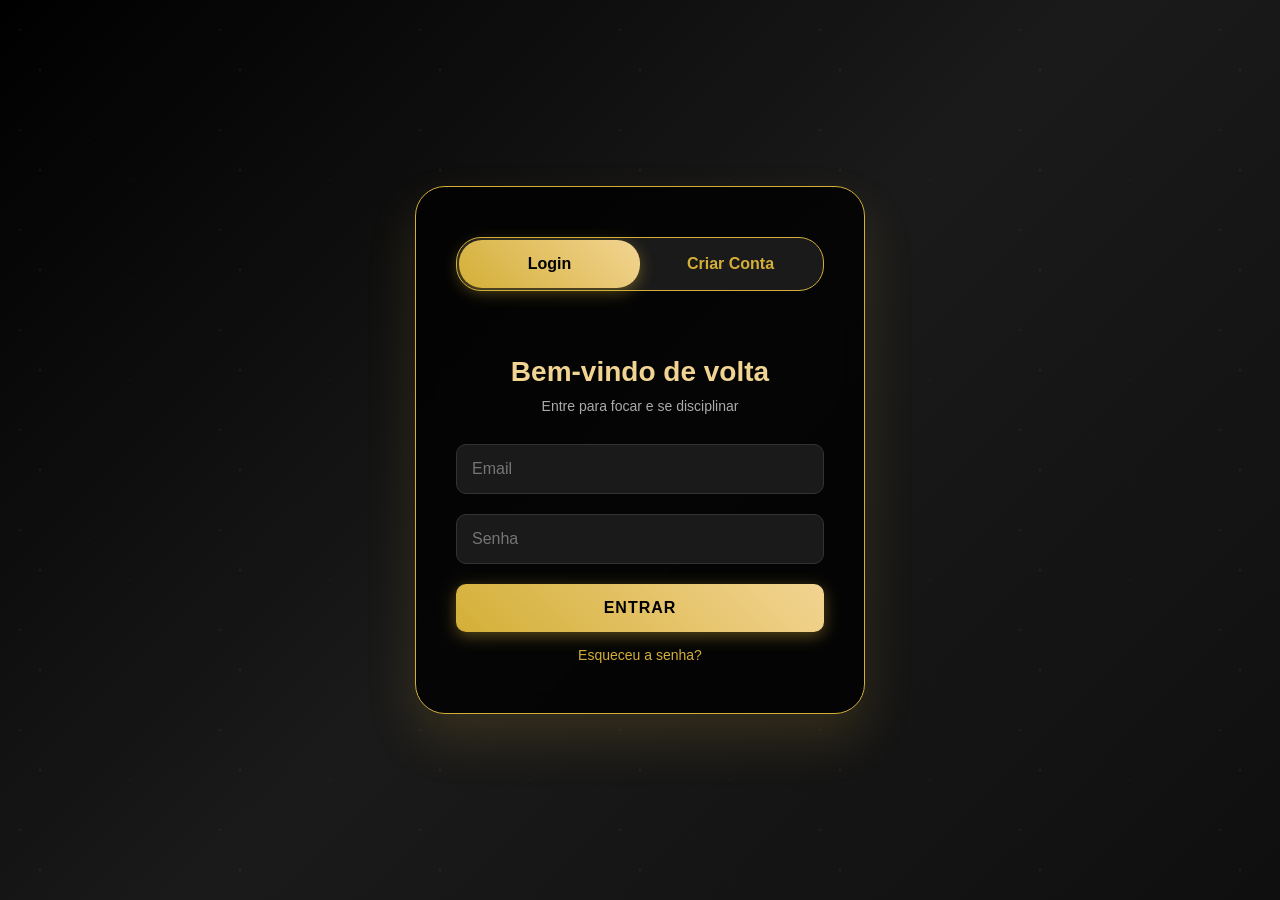
<file: index.html>
<!DOCTYPE html>
<html lang="pt-BR">
<head>
    <meta charset="UTF-8">
    <meta name="viewport" content="width=device-width, initial-scale=1.0">
    <title>Focus &amp; Discipline - Login</title>
    <link rel="stylesheet" href="style.css">
</head>
<body>
    <div class="container">
        <div class="form-box">
            <div class="toggle-btns">
                <button class="toggle-btn active" onclick="switchForm('login')">Login</button>
                <button class="toggle-btn" onclick="switchForm('register')">Criar Conta</button>
            </div>
            <div id="errorMsg" class="error-message"></div>
            
            <!-- Login Form -->
            <form id="loginForm" class="form active">
                <h2>Bem-vindo de volta</h2>
                <p>Entre para focar e se disciplinar</p>
                <input type="email" placeholder="Email" id="loginEmail" required>
                <input type="password" placeholder="Senha" id="loginPassword" required>
<button type="submit" class="btn submit-btn">Entrar</button>
                <a href="#" id="forgotPassword" class="forgot-password">Esqueceu a senha?</a>
            </form>
            
            <!-- Register Form -->
            <form id="registerForm" class="form">
                <h2>Comece sua jornada</h2>
                <p>Crie uma conta para acessar ferramentas de foco</p>
                <input type="text" placeholder="Nome" id="regName" required>
                <input type="email" placeholder="Email" id="regEmail" required>
                <input type="password" placeholder="Senha" id="regPassword" required>
                <input type="password" placeholder="Confirmar Senha" id="regConfirmPassword" required>
                <button type="submit" class="btn submit-btn">Criar Conta</button>
            </form>
        </div>
    </div>
    <script src="script.js"></script>
</body>
</html>
</file>
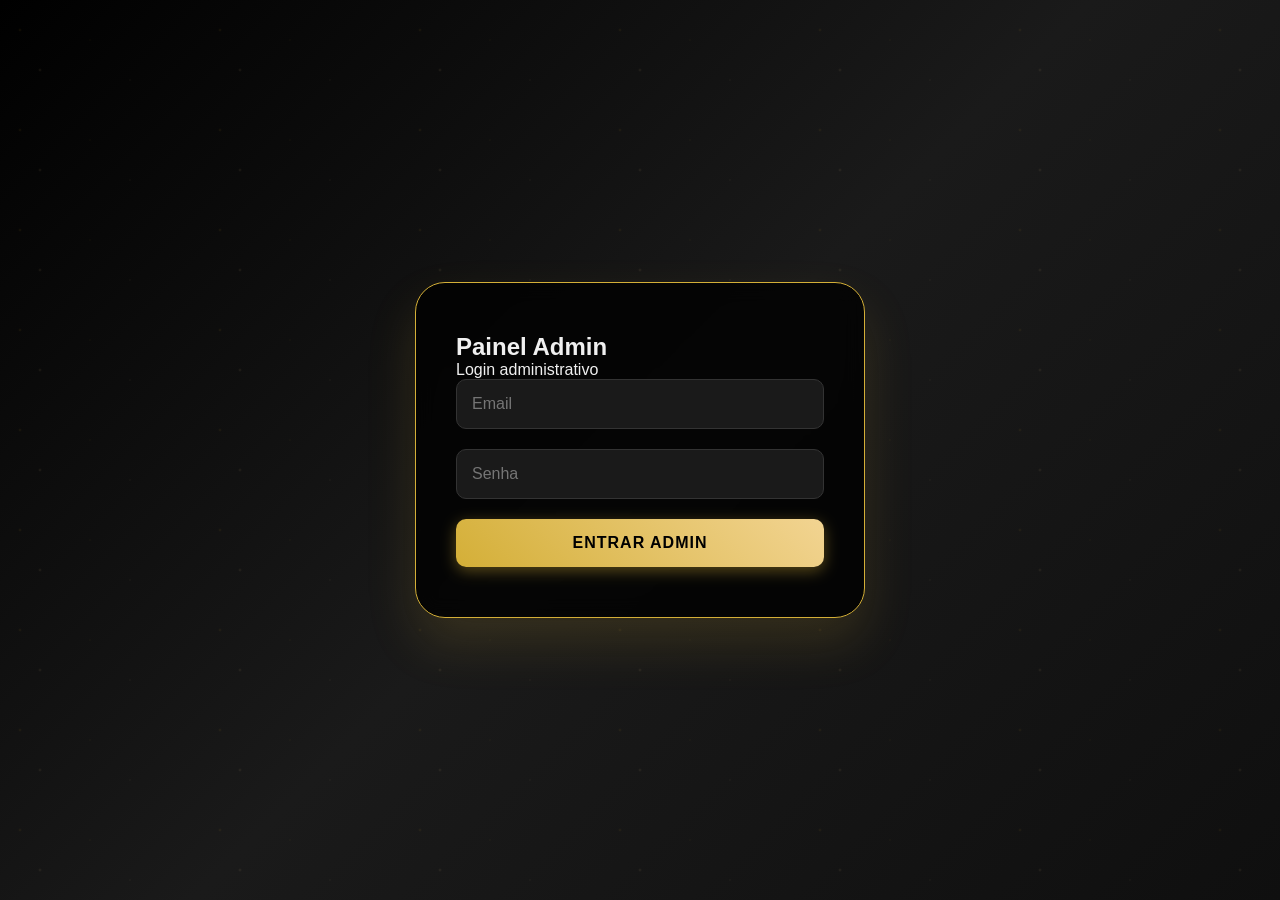
<file: admin-dashboard.html>
<!DOCTYPE html>
<html lang="pt-BR">
<head>
    <meta charset="UTF-8">
    <meta name="viewport" content="width=device-width, initial-scale=1.0">
    <title>Admin Dashboard - Focus & Discipline</title>
    <link rel="stylesheet" href="../style.css">
    <style>
        .admin-container { max-width: 1200px; margin: 0 auto; padding: 20px; }
        .table { width: 100%; border-collapse: collapse; margin-top: 20px; background: rgba(0,0,0,0.8); border-radius: 15px; overflow: hidden; box-shadow: 0 10px 30px rgba(212,175,55,0.2); }
        .table th, .table td { padding: 15px; text-align: left; border-bottom: 1px solid #333; }
        .table th { background: linear-gradient(45deg, #D4AF37, #F2D492); color: #000; font-weight: 600; }
        .table tr:hover { background: rgba(212,175,55,0.1); }
        .action-btn { padding: 5px 10px; border: none; border-radius: 5px; cursor: pointer; margin: 0 2px; font-size: 12px; }
        .delete { background: #ff4444; color: white; }
        .edit { background: #D4AF37; color: #000; }
        .logout-admin { position: fixed; top: 20px; right: 20px; background: #ff4444; color: white; padding: 10px 20px; border: none; border-radius: 25px; cursor: pointer; }
    </style>
</head>
<body>
    <button class="logout-admin" onclick="logoutAdmin()">Sair</button>
    <div class="admin-container">
        <h1>🛡️ Painel Admin</h1>
        <table class="table">
            <thead>
                <tr>
                    <th>Email</th>
                    <th>Nome</th>
                    <th>Senha</th>
                    <th>Plano</th>
                    <th>Ações</th>
                </tr>
            </thead>
            <tbody id="usersTable">
            </tbody>
        </table>
    </div>
    <script>
        if (!localStorage.getItem('adminSession')) {
            window.location.href = 'admin-index.html';
        }
        function logoutAdmin() {
            localStorage.removeItem('adminSession');
            window.location.href = '../index.html';
        }
        function loadUsers() {
            const users = JSON.parse(localStorage.getItem('users') || '[]');
            const tbody = document.getElementById('usersTable');
            tbody.innerHTML = '';
            users.forEach((user, index) => {
                const row = tbody.insertRow();
                row.innerHTML = `
                    <td>${user.email}</td>
                    <td>${user.name || 'N/A'}</td>
                    <td>${user.password}</td>
                    <td>${user.plan || 'Free'}</td>
                    <td>
                        <button class="action-btn edit" onclick="editUser(${index})">Edit</button>
                        <button class="action-btn delete" onclick="deleteUser(${index})">Delete</button>
                    </td>
                `;
            });
        }
        function editUser(index) {
            const users = JSON.parse(localStorage.getItem('users') || '[]');
            const user = users[index];
            const newName = prompt('Novo nome:', user.name);
            const newEmail = prompt('Novo email:', user.email);
            const newPlan = prompt('Plano (Free/Pro):', user.plan || 'Free');
            if (newName) user.name = newName;
            if (newEmail) user.email = newEmail;
            if (newPlan) user.plan = newPlan;
            localStorage.setItem('users', JSON.stringify(users));
            loadUsers();
        }
        function deleteUser(index) {
            if (confirm('Deletar usuário?')) {
                const users = JSON.parse(localStorage.getItem('users') || '[]');
                users.splice(index, 1);
                localStorage.setItem('users', JSON.stringify(users));
                loadUsers();
            }
        }
        loadUsers();
    </script>
</body>
</html>
</file>
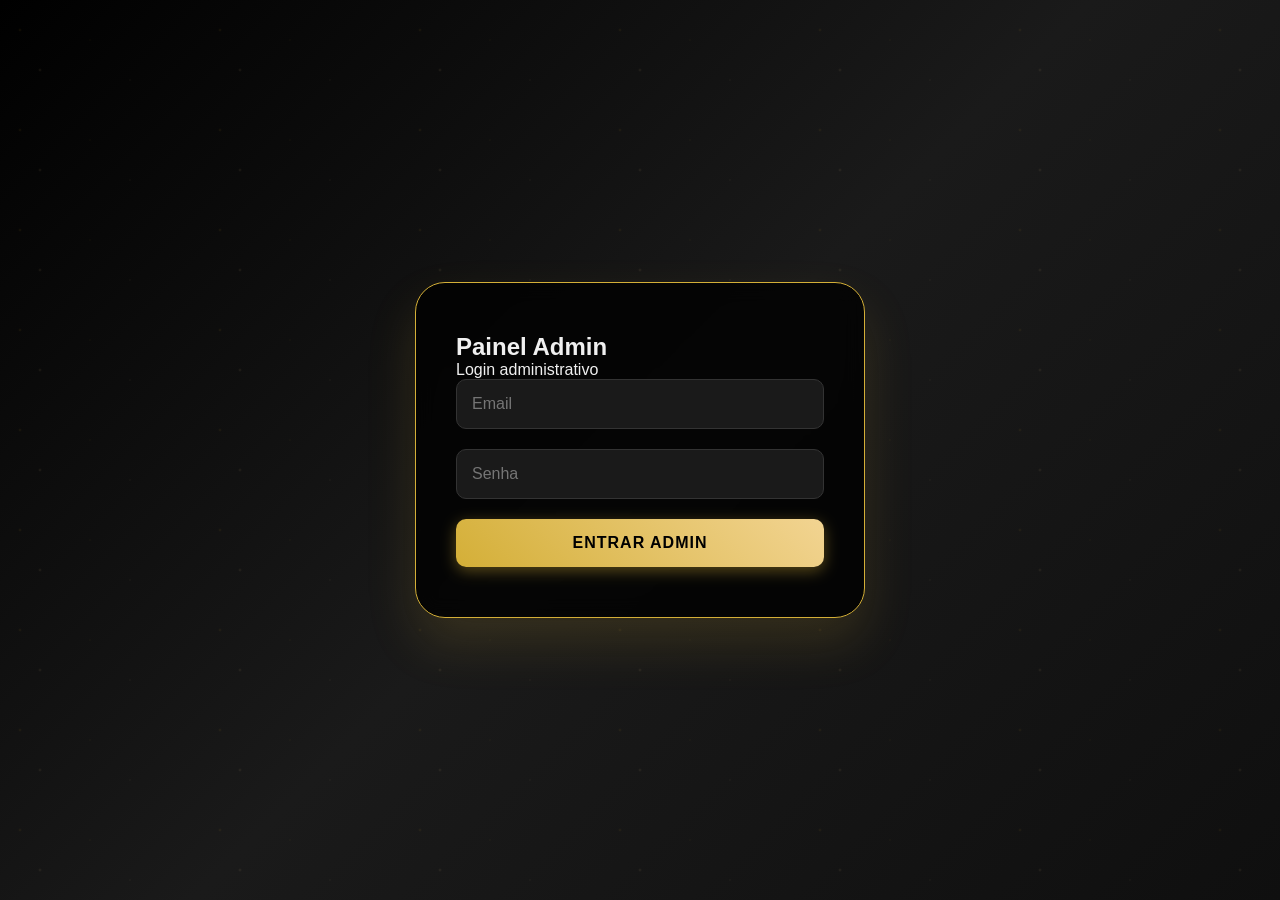
<file: admin-index.html>
<!DOCTYPE html>
<html lang="pt-BR">
<head>
    <meta charset="UTF-8">
    <meta name="viewport" content="width=device-width, initial-scale=1.0">
    <title>Admin - Focus &amp; Discipline</title>
    <link rel="stylesheet" href="../style.css">
</head>
<body>
    <div class="container">
        <div class="form-box">
            <h2>Painel Admin</h2>
            <p>Login administrativo</p>
            <form id="adminLoginForm">
                <input type="email" id="adminEmail" placeholder="Email" required>
                <input type="password" id="adminPassword" placeholder="Senha" required>
                <button type="submit" class="btn submit-btn">Entrar Admin</button>
            </form>
        </div>
    </div>
    <script>
        document.getElementById('adminLoginForm').addEventListener('submit', function(e) {
            e.preventDefault();
            const email = document.getElementById('adminEmail').value;
            const password = document.getElementById('adminPassword').value;
            if (email === 'adm@adm' && password === 'M19A11Z20S07') {
                localStorage.setItem('adminSession', 'true');
                window.location.href = 'admin-dashboard.html';
            } else {
                alert('Acesso negado. Apenas admin autorizado.');
                // Stay on admin page
            }
        });
    </script>
</body>
</html>
</file>
<file: style.css>
* {
    margin: 0;
    padding: 0;
    box-sizing: border-box;
}

body {
    font-family: 'Segoe UI', Tahoma, Geneva, Verdana, sans-serif;
    background: linear-gradient(135deg, #000000 0%, #1a1a1a 50%, #0f0f0f 100%);
    min-height: 100vh;
    display: flex;
    align-items: center;
    justify-content: center;
    color: #f0f0f0;
    overflow: hidden;
}

.container {
    display: flex;
    flex-direction: column;
    align-items: center;
    justify-content: center;
    max-width: 450px;
    width: 90%;
    min-height: 100vh;
}

.form-box {
    background: rgba(0, 0, 0, 0.8);
    backdrop-filter: blur(10px);
    border: 1px solid #D4AF37;
    border-radius: 30px;
    padding: 50px 40px;
    width: 100%;
    max-width: 450px;
    box-shadow: 0 25px 50px rgba(212, 175, 55, 0.15);
}

.toggle-btns {
    display: flex;
    margin-bottom: 30px;
    background: #1a1a1a;
    border-radius: 25px;
    padding: 2px;
    border: 1px solid #D4AF37;
}

.toggle-btn {
    flex: 1;
    background: transparent;
    border: none;
    padding: 15px 20px;
    color: #D4AF37;
    font-size: 16px;
    font-weight: 600;
    border-radius: 23px;
    cursor: pointer;
    transition: all 0.3s ease;
}

.toggle-btn.active {
    background: linear-gradient(45deg, #D4AF37, #F2D492);
    color: #000;
    box-shadow: 0 4px 15px rgba(212, 175, 55, 0.4);
}

.error-message {
    color: #ff6b6b;
    text-align: center;
    margin: 15px 0;
    font-size: 14px;
    font-weight: 500;
    min-height: 20px;
    display: flex;
    align-items: center;
    justify-content: center;
}

.form {
    display: none;
}

.form.active {
    display: block;
    animation: slideIn 0.4s ease;
}

@keyframes slideIn {
    from { opacity: 0; transform: translateX(20px); }
    to { opacity: 1; transform: translateX(0); }
}

.form h2 {
    color: #F2D492;
    font-size: 28px;
    margin-bottom: 10px;
    text-align: center;
}

.form p {
    text-align: center;
    color: #aaa;
    margin-bottom: 30px;
    font-size: 14px;
}

input {
    width: 100%;
    padding: 15px;
    margin-bottom: 20px;
    background: #1a1a1a;
    border: 1px solid #333;
    border-radius: 10px;
    color: #f0f0f0;
    font-size: 16px;
    transition: all 0.3s ease;
}

input:focus {
    outline: none;
    border-color: #D4AF37;
    box-shadow: 0 0 20px rgba(212, 175, 55, 0.2);
    background: #222;
}

.btn {
    width: 100%;
    padding: 15px;
    border: none;
    border-radius: 10px;
    font-size: 16px;
    font-weight: 600;
    cursor: pointer;
    transition: all 0.3s ease;
    text-transform: uppercase;
    letter-spacing: 1px;
}

.submit-btn {
    background: linear-gradient(45deg, #D4AF37, #F2D492);
    color: #000;
    box-shadow: 0 4px 15px rgba(212, 175, 55, 0.4);
}

.submit-btn:hover {
    transform: translateY(-2px);
    box-shadow: 0 8px 25px rgba(212, 175, 55, 0.6);
}

.forgot-password {
    display: block;
    color: #D4AF37;
    text-align: center;
    text-decoration: none;
    font-size: 14px;
    margin-top: 15px;
    transition: color 0.3s ease;
}

.forgot-password:hover {
    color: #F2D492;
    text-decoration: underline;
}

.logo {
    text-align: center;
}

.logo h1 {
    font-size: 48px;
    background: linear-gradient(45deg, #D4AF37, #F2D492);
    -webkit-background-clip: text;
    -webkit-text-fill-color: transparent;
    background-clip: text;
    animation: glow 2s ease-in-out infinite alternate;
}

@keyframes glow {
    from { filter: drop-shadow(0 0 10px rgba(212, 175, 55, 0.5)); }
    to { filter: drop-shadow(0 0 20px rgba(212, 175, 55, 0.8)); }
}

@media (max-width: 768px) {
    .container {
        padding: 20px;
    }
    
    .form-box {
        max-width: 90%;
        padding: 40px 30px;
    }
}

/* Particles background effect */
body::before {
    content: '';
    position: fixed;
    top: 0;
    left: 0;
    width: 100%;
    height: 100%;
    background-image: 
        radial-gradient(2px 2px at 20px 30px, #D4AF37, transparent),
        radial-gradient(2px 2px at 40px 70px, #F2D492, transparent),
        radial-gradient(1px 1px at 90px 40px, #D4AF37, transparent),
        radial-gradient(1px 1px at 130px 80px, #F2D492, transparent);
    background-repeat: repeat;
    background-size: 200px 100px;
    animation: float 20s linear infinite;
    opacity: 0.1;
    z-index: -1;
}

@keyframes float {
    0% { transform: translateY(0px) rotate(0deg); }
    100% { transform: translateY(-100px) rotate(360deg); }
}
</file>
